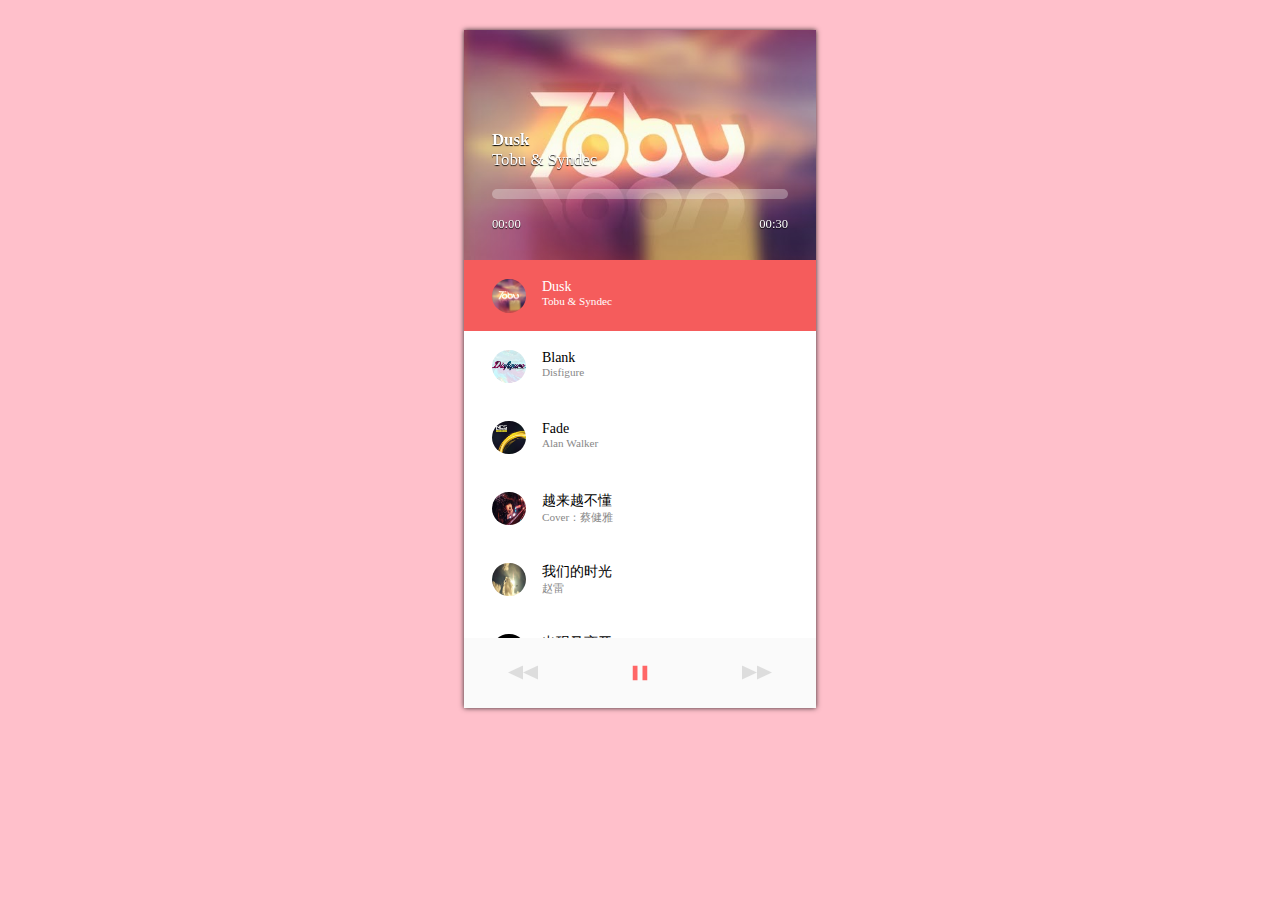
<file: pages/audio/index.html>
<!doctype html>
<html>
<head>
<meta charset="utf-8">
<meta http-equiv="X-UA-Compatible" content="IE=edge,chrome=1">
<meta name="viewport" content="width=device-width, initial-scale=1">
<title>小萱听音乐</title>
<link href="../../public/images/1.jpg" rel="icon" />
<link rel="stylesheet" type="text/css" href="css/main.css">

</head>
<body>
<div class='jAudio--player'>

<audio></audio>

<div class='jAudio--ui'>

  <div class='jAudio--thumb'></div>

  <div class='jAudio--status-bar'>

	<div class='jAudio--details'></div>
	<div class='jAudio--volume-bar'></div>

	<div class='jAudio--progress-bar'>
	  <div class='jAudio--progress-bar-wrapper'>
		<div class='jAudio--progress-bar-played'>
		  <span class='jAudio--progress-bar-pointer'></span>
		</div>
	  </div>
	</div>

	<div class='jAudio--time'>
	  <span class='jAudio--time-elapsed'>00:00</span>
	  <span class='jAudio--time-total'>00:00</span>
	</div>

  </div>

</div>


<div class='jAudio--playlist'>
</div>

<div class='jAudio--controls'>
  <ul>
	<li><button class='btn' data-action='prev' id='btn-prev'><span></span></button></li>
	<li><button class='btn' data-action='play' id='btn-play'><span></span></button></li>
	<li><button class='btn' data-action='next' id='btn-next'><span></span></button></li>
  </ul>
</div>

</div>

<script src='js/jquery-2.1.4.min.js'></script>
<script src='js/jaudio.js'></script>
<script>
var t = {
	playlist:[
		{
		  file: "tracks/jq22com1.mp3",
		  thumb: "thumbs/01.jpg",
		  trackName: "Dusk",
		  trackArtist: "Tobu & Syndec",
		  trackAlbum: "Single",
		},
		{
		  file: "tracks/jq22com2.mp3",
		  thumb: "thumbs/02.jpg",
		  trackName: "Blank",
		  trackArtist: "Disfigure",
		  trackAlbum: "Single",
		},
		{
		  file: "tracks/jq22com3.mp3",
		  thumb: "thumbs/03.jpg",
		  trackName: "Fade",
		  trackArtist: "Alan Walker",
		  trackAlbum: "Single",
		}
		,
		{
		  file: "tracks/越来越不懂.mp3",
		  thumb: "thumbs/4.jpg",
		  trackName: "越来越不懂",
		  trackArtist: "Cover：蔡健雅",
		  trackAlbum: "Single",
		},
		{
		  file: "tracks/赵雷 - 我们的时光.mp3",
		  thumb: "thumbs/5.jpg",
		  trackName: "我们的时光",
		  trackArtist: "赵雷",
		  trackAlbum: "Single",
		},
		{
		  file: "tracks/出现又离开.mp3",
		  thumb: "thumbs/6.jpeg",
		  trackName: "出现又离开",
		  trackArtist: "庞博",
		  trackAlbum: "Single",
		},
		{
		  file: "tracks/K-391-Summertime.mp3",
		  thumb: "thumbs/7.jpeg",
		  trackName: "Summertime",
		  trackArtist: "K-391",
		  trackAlbum: "Single",
		}
	],
	autoPlay:true
}

$(".jAudio--player").jAudio(t);
</script>

</body>
</html>
</file>
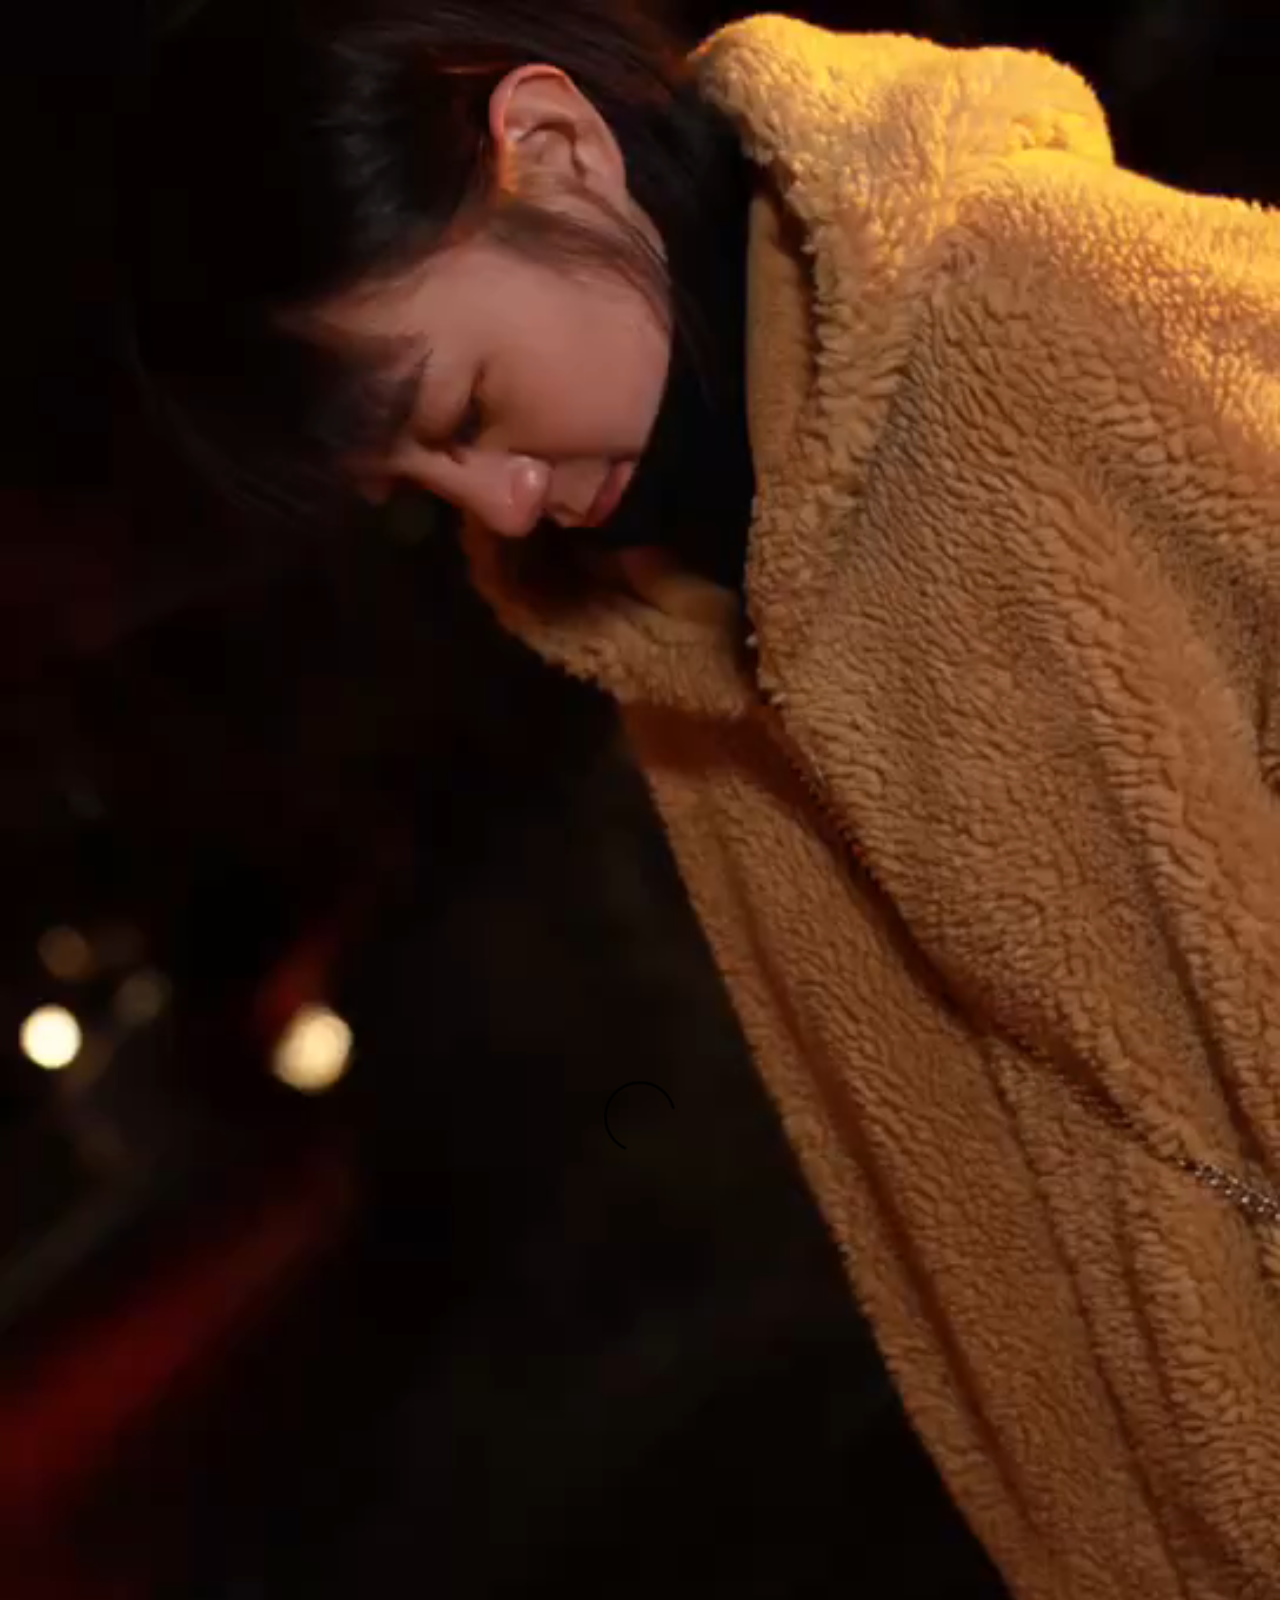
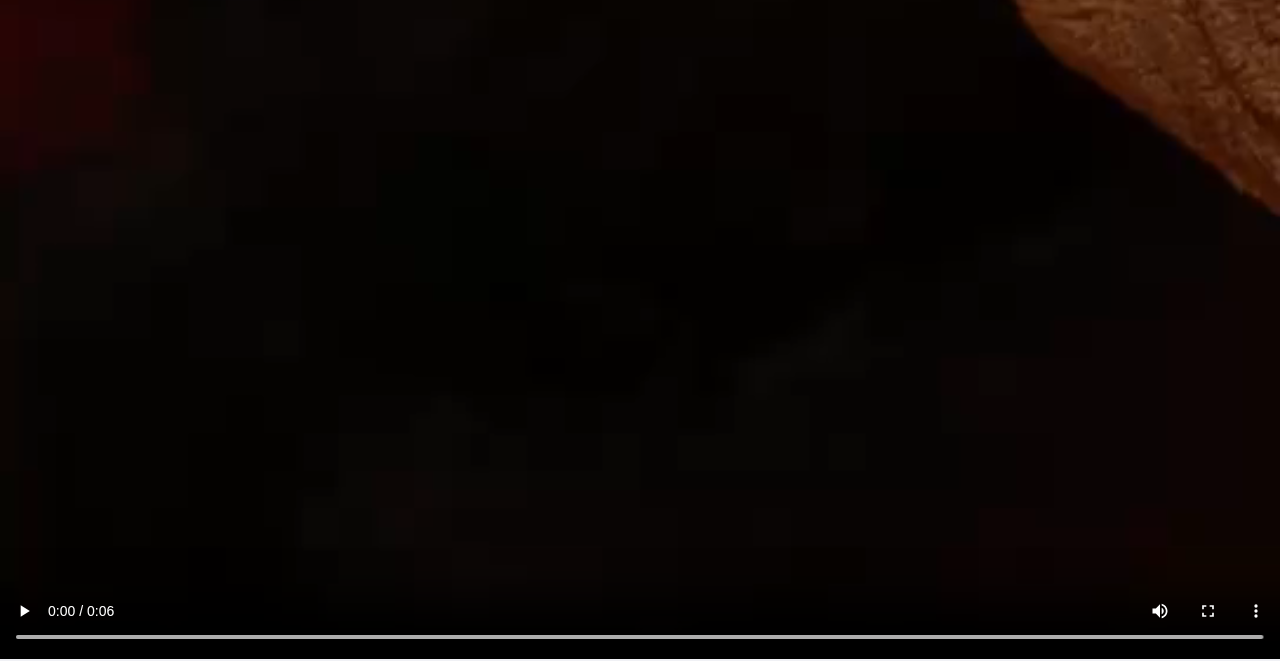
<file: pages/video.html>
<!DOCTYPE html>
<html>

<head>
    <title>小萱看视频</title>
    <meta charset="utf-8" />
    <meta http-equiv="X-UA-Compatible" content="IE=edge">
    <meta name="format-detection" content="telephone=no" />
    <meta name="apple-mobile-web-app-capable" content="yes" />
    <meta name="apple-mobile-web-app-status-bar-style" content="black" />
    <meta name="viewport" content="width=device-width,initial-scale=1,maximum-scale=1,minimum-scale=1,user-scalable=no">
    <meta name="keywords" content="嗖嗖身边" />
    <meta name="description" content="嗖嗖身边" />
    <meta http-equiv="Pragma" content="no-cache">
    <meta http-equiv="Cache-Control" content="no-cache, must-revalidate">
    <script type="text/javascript">
        !function (N, M) { function L() { var a = I.getBoundingClientRect().width; a / F > 540 && (a = 540 * F); var d = a / 10; I.style.fontSize = d + "px", D.rem = N.rem = d } var K, J = N.document, I = J.documentElement, H = J.querySelector('meta[name="viewport"]'), G = J.querySelector('meta[name="flexible"]'), F = 0, E = 0, D = M.flexible || (M.flexible = {}); if (H) { console.warn("将根据已有的meta标签来设置缩放比例"); var C = H.getAttribute("content").match(/initial\-scale=([\d\.]+)/); C && (E = parseFloat(C[1]), F = parseInt(1 / E)) } else { if (G) { var B = G.getAttribute("content"); if (B) { var A = B.match(/initial\-dpr=([\d\.]+)/), z = B.match(/maximum\-dpr=([\d\.]+)/); A && (F = parseFloat(A[1]), E = parseFloat((1 / F).toFixed(2))), z && (F = parseFloat(z[1]), E = parseFloat((1 / F).toFixed(2))) } } } if (!F && !E) { var y = N.navigator.userAgent, x = (!!y.match(/android/gi), !!y.match(/iphone/gi)), w = x && !!y.match(/OS 9_3/), v = N.devicePixelRatio; F = x && !w ? v >= 3 && (!F || F >= 3) ? 3 : v >= 2 && (!F || F >= 2) ? 2 : 1 : 1, E = 1 / F } if (I.setAttribute("data-dpr", F), !H) { if (H = J.createElement("meta"), H.setAttribute("name", "viewport"), H.setAttribute("content", "initial-scale=" + E + ", maximum-scale=" + E + ", minimum-scale=" + E + ", user-scalable=no"), I.firstElementChild) { I.firstElementChild.appendChild(H) } else { var u = J.createElement("div"); u.appendChild(H), J.write(u.innerHTML) } } N.addEventListener("resize", function () { clearTimeout(K), K = setTimeout(L, 300) }, !1), N.addEventListener("pageshow", function (b) { b.persisted && (clearTimeout(K), K = setTimeout(L, 300)) }, !1), "complete" === J.readyState ? J.body.style.fontSize = 12 * F + "px" : J.addEventListener("DOMContentLoaded", function () { J.body.style.fontSize = 12 * F + "px" }, !1), L(), D.dpr = N.dpr = F, D.refreshRem = L, D.rem2px = function (d) { var c = parseFloat(d) * this.rem; return "string" == typeof d && d.match(/rem$/) && (c += "px"), c }, D.px2rem = function (d) { var c = parseFloat(d) / this.rem; return "string" == typeof d && d.match(/px$/) && (c += "rem"), c } }(window, window.lib || (window.lib = {}));
    </script>
    <!-- css -->
    <link href="../public/images/1.jpg" rel="icon" />
    <link rel="stylesheet" href="../public/css/reset.css">
    <script src="https://cdn.bootcdn.net/ajax/libs/jquery/3.6.0/jquery.min.js"></script>
    <link rel="stylesheet" href="https://res.wx.qq.com/open/libs/weui/2.4.4/weui.min.css" />
    <link rel="stylesheet" href="https://unpkg.com/swiper/swiper-bundle.min.css">
    <script src="https://unpkg.com/swiper/swiper-bundle.min.js"> </script>
    <script src="https://cdn.bootcdn.net/ajax/libs/layer/3.3.0/layer.js"></script>
    
    <style>
        body {
            background: #F0F1F5;
        }
        video{
            width: 100%;
        }
    </style>
</head>

<body>
    <video src="../public/video/mx1.mp4" controls="controls" autoplay="autoplay"></video>
    <script>
    </script>
</body>

</html>
</file>
<file: pages/audio/css/main.css>
* {
  padding: 0;
  margin: 0;
  font-weight: 300;
  box-sizing: border-box;
  font-family: "Open Sans";
  font-weight: 300;
  color: #888;
  outline: none;
}

li {
  float: left;
  list-style: none;
}

html {
  font-size: 100%;
  font-size: 14px;
}

body {
  font-size: 1rem;
}

html {
  background: pink;
}

.jAudio--player {
  display: table;
  overflow: hidden;
  background: #fff;
  box-shadow: 0 0 5px rgba(0, 0, 0, 0.8);
  margin: 30px auto;
  width: 352px;
}
.jAudio--player:after {
  content: " ";
  display: block;
  width: 100%;
  clear: both;
}
.jAudio--player .jAudio--ui {
  position: relative;
  width: 100%;
}
.jAudio--player .jAudio--status-bar {
  width: 100%;
  z-index: 1;
  position: relative;
  padding: 100px 2rem 2rem 2rem;
  display: table;
}
.jAudio--player .jAudio--status-bar:after {
  content: " ";
  display: block;
  width: 100%;
  clear: both;
}
.jAudio--player .jAudio--controls {
  width: 100%;
  display: table;
  background: #fafafa;
}
.jAudio--player .jAudio--controls:after {
  content: " ";
  display: block;
  width: 100%;
  clear: both;
}
.jAudio--player .jAudio--controls ul {
  display: table;
  overflow: hidden;
  width: 100%;
}
.jAudio--player .jAudio--controls ul:after {
  content: " ";
  display: block;
  width: 100%;
  clear: both;
}
.jAudio--player .jAudio--controls li {
  position: relative;
  width: 33.3333%;
  height: 5rem;
  line-height: 5rem;
}
.jAudio--player .jAudio--thumb {
  position: absolute;
  top: 0;
  left: 0;
  height: 100%;
  width: 100%;
  background-size: cover;
  background-position: center center;
}
.jAudio--player .jAudio--time {
  display: table;
  width: 100%;
}
.jAudio--player .jAudio--time:after {
  content: " ";
  display: block;
  width: 100%;
  clear: both;
}
.jAudio--player .jAudio--time * {
  width: 50%;
  display: block;
  float: left;
  color: #fff;
  text-shadow: 0 1px 1px #000;
  font-size: 0.9rem;
}
.jAudio--player .jAudio--time .jAudio--time-elapsed {
  text-align: left;
}
.jAudio--player .jAudio--time .jAudio--time-total {
  text-align: right;
}
.jAudio--player .jAudio--details * {
  color: #fff;
  text-shadow: 0 1px 1px #000;
  font-size: 1.2rem;
}
.jAudio--player .jAudio--details *:first-of-type {
  font-weight: bold;
}
.jAudio--player .jAudio--details p {
  width: 100%;
}
.jAudio--player .jAudio--details p span {
  display: block;
}
.jAudio--player .jAudio--progress-bar {
  margin: 1.33333rem 0;
}
.jAudio--player .jAudio--progress-bar .jAudio--progress-bar-wrapper {
  width: 100%;
  position: relative;
  background: rgba(255, 255, 255, 0.3);
  cursor: pointer;
  border-radius: 10px;
  overflow: hidden;
}
.jAudio--player .jAudio--progress-bar .jAudio--progress-bar-played {
  height: 10px;
  background: #FF6666;
  position: relative;
  border-radius: 10px;
}
.jAudio--player .jAudio--progress-bar .jAudio--progress-bar-pointer {
  height: 10px;
  width: 10px;
  border-radius: 50%;
  position: absolute;
  right: 0;
  background: #fff;
}
.jAudio--player .jAudio--playlist {
  height: 27rem;
  overflow: scroll;
  background: #fff;
}
.jAudio--player .jAudio--playlist .jAudio--playlist-item {
  display: block;
  width: 100%;
  padding: 1.33333rem 2rem;
  display: table;
}
.jAudio--player .jAudio--playlist .jAudio--playlist-item:after {
  content: " ";
  display: block;
  width: 100%;
  clear: both;
}
.jAudio--player .jAudio--playlist .jAudio--playlist-item.active {
  background: #f55c5c;
  border-bottom-color: #f55c5c;
}
.jAudio--player .jAudio--playlist .jAudio--playlist-item.active * {
  color: #fff;
}
.jAudio--player .jAudio--playlist .jAudio--playlist-item:not(.active):hover {
  background: #fafafa;
}
.jAudio--player .jAudio--playlist .jAudio--playlist-item:last-of-type {
  border: 0;
  margin-bottom: 0;
}
.jAudio--player .jAudio--playlist .jAudio--playlist-thumb {
  float: left;
  margin-right: 0.66667rem;
  display: table;
}
.jAudio--player .jAudio--playlist .jAudio--playlist-thumb:after {
  content: " ";
  display: block;
  width: 100%;
  clear: both;
}
.jAudio--player .jAudio--playlist .jAudio--playlist-thumb img {
  height: 2.4rem;
  width: 2.4rem;
  border-radius: 50%;
  float: left;
  margin-right: 0.5rem;
}
.jAudio--player .jAudio--playlist .jAudio--playlist-meta-text h4 {
  font-size: 1rem;
  color: #000;
}
.jAudio--player .jAudio--playlist .jAudio--playlist-meta-text p {
  font-size: 0.8rem;
}

.btn {
  position: relative;
  overflow: hidden;
  position: absolute;
  top: 0;
  left: 0;
  width: 100%;
  height: 100%;
  background: transparent;
  border: 0;
}
.btn span {
  position: absolute;
  display: table;
  height: 15px;
  top: 50%;
  left: 50%;
  -webkit-transform: translate(-50%, -50%);
      -ms-transform: translate(-50%, -50%);
          transform: translate(-50%, -50%);
  overflow: hidden;
}
.btn span:before, .btn span:after {
  display: block;
  content: " ";
  height: 0;
  float: left;
  border-color: transparent;
  border-style: solid;
}
.btn:active {
  background: #f5f5f5;
}

#btn-prev span:before, #btn-prev span:after, #btn-next span:before, #btn-next span:after, #btn-play span:before, #btn-play span:after {
  border-top: 7.5px solid transparent;
  border-bottom: 7.5px solid transparent;
}

#btn-prev span:before, #btn-prev span:after {
  border-right: 15px solid #ddd;
  border-left: 0;
}
#btn-prev:active span:before, #btn-prev:active span:after {
  border-right-color: #FF6666 !important;
}

#btn-next span:before, #btn-next span:after {
  border-left: 15px solid #ddd;
  border-right: 0;
}
#btn-next:active span:before, #btn-next:active span:after {
  border-left-color: #FF6666 !important;
}

#btn-play span:before {
  border-left: 15px solid #ddd;
  border-right: 0;
}
#btn-play span:after {
  display: none;
}
#btn-play:active span:before, #btn-play.active span:before {
  border-left-color: #FF6666 !important;
}

#btn-pause span:before, #btn-pause span:after {
  width: 5px;
  height: 15px;
  background: #FF6666;
  border: 0;
}
#btn-pause span:before {
  margin-right: 5px;
}
#btn-pause span:active:before, #btn-pause span:active:after, #btn-pause span.active:before, #btn-pause span.active:after {
  background: #fff;
  margin-right: 5px;
}

.jAudio--player .jAudio--controls li button span:before, .jAudio--player .jAudio--controls li button span:after {
  -webkit-transition: border-color 0.3s ease 0s;
          transition: border-color 0.3s ease 0s;
}
.jAudio--player .jAudio--thumb {
  -webkit-transition: all 0.5s ease 0s;
          transition: all 0.5s ease 0s;
}
.jAudio--player .jAudio--progress-bar .jAudio--progress-bar-played {
  -webkit-transition: all 0.2s ease 0s;
          transition: all 0.2s ease 0s;
}
.jAudio--player .jAudio--playlist .jAudio--playlist-item {
  -webkit-transition: all 0.5s ease 0s;
          transition: all 0.5s ease 0s;
}
.jAudio--player .jAudio--playlist .jAudio--playlist-item * {
  -webkit-transition: all 0.3s ease 0s;
          transition: all 0.3s ease 0s;
}
</file>
